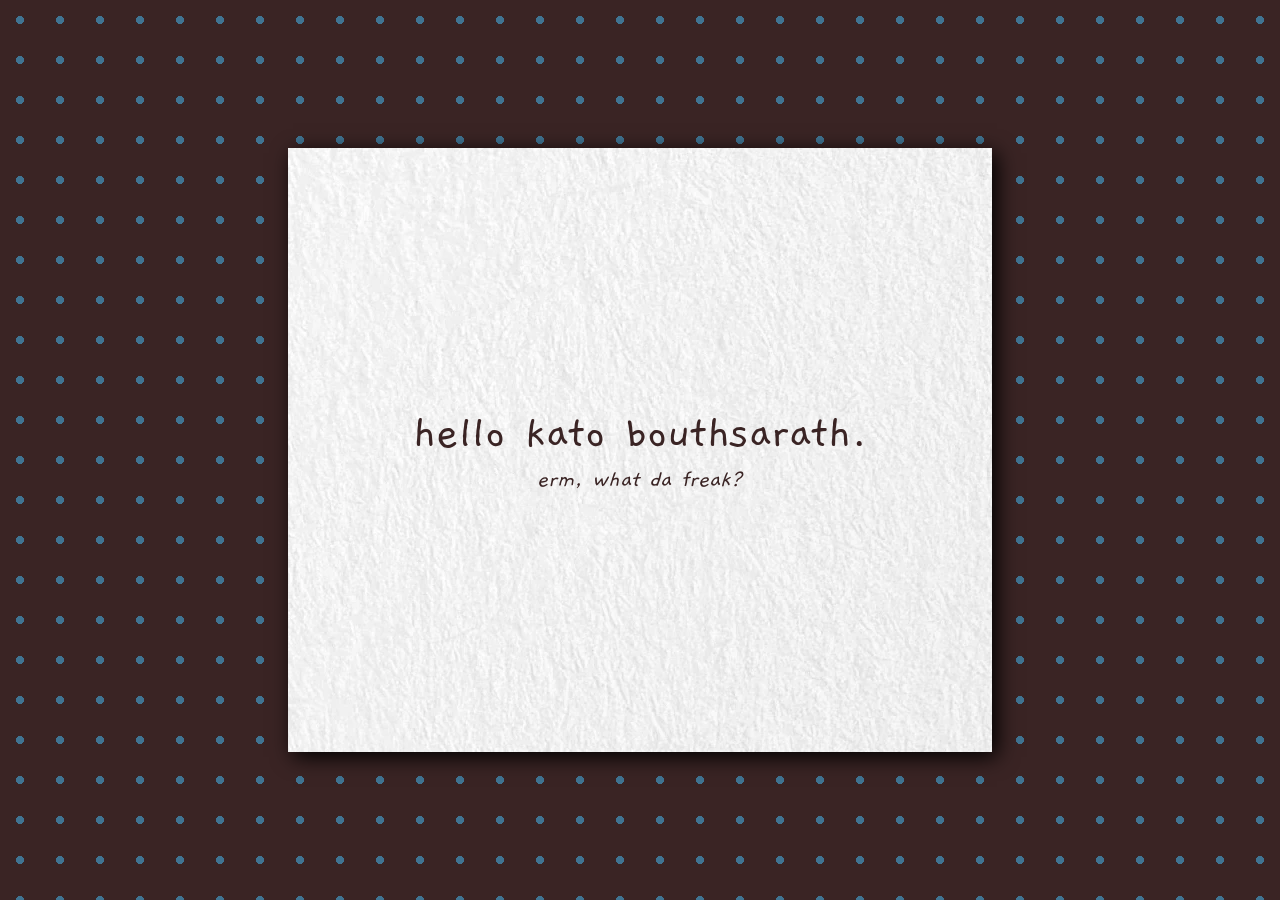
<file: index.html>
<html lang="en">

<head>
    <meta charset="UTF-8">
    <meta name="viewport" content="width=device-width, initial-scale=1.0">
    <link rel="preconnect" href="https://fonts.googleapis.com">
    <link rel="preconnect" href="https://fonts.gstatic.com" crossorigin>
    <link
        href="https://fonts.googleapis.com/css2?family=Gaegu&family=Inter:ital,opsz,wght@0,14..32,100..900;1,14..32,100..900&display=swap"
        rel="stylesheet">
    <link rel="stylesheet" href="styles/index.css">
    <title>kaka26</title>
</head>

<body>
    <div class="container">
        <h1 id="intro">hello kato bouthsarath.</h1>
        <button id="btn">erm, what da freak?</button>

        <!-- PINPAD -->
        <div class="pinpad" style="display: none;">
            <div class="pinpad-header">
                <input class="pinpad-input" readonly />
            </div>
            <div class="row">
                <button type="button" class="pinpad-btn" value="1">1</button>
                <button type="button" class="pinpad-btn" value="2">2</button>
                <button type="button" class="pinpad-btn" value="3">3</button>
            </div>
            <div class="row">
                <button type="button" class="pinpad-btn" value="4">4</button>
                <button type="button" class="pinpad-btn" value="5">5</button>
                <button type="button" class="pinpad-btn" value="6">6</button>
            </div>
            <div class="row">
                <button type="button" class="pinpad-btn" value="7">7</button>
                <button type="button" class="pinpad-btn" value="8">8</button>
                <button type="button" class="pinpad-btn" value="9">9</button>
            </div>
            <div class="row">
                <button type="button" class="pinpad-btn" value="0">0</button>
            </div>
            <div class="submit">
                <button id="submit-btn">LET ME IN!!!</button>
                <button id="give-up-btn">i give up</button>
            </div>
        </div>

    </div>
    <script src="src/index.js"></script>
</body>

</html>
</file>
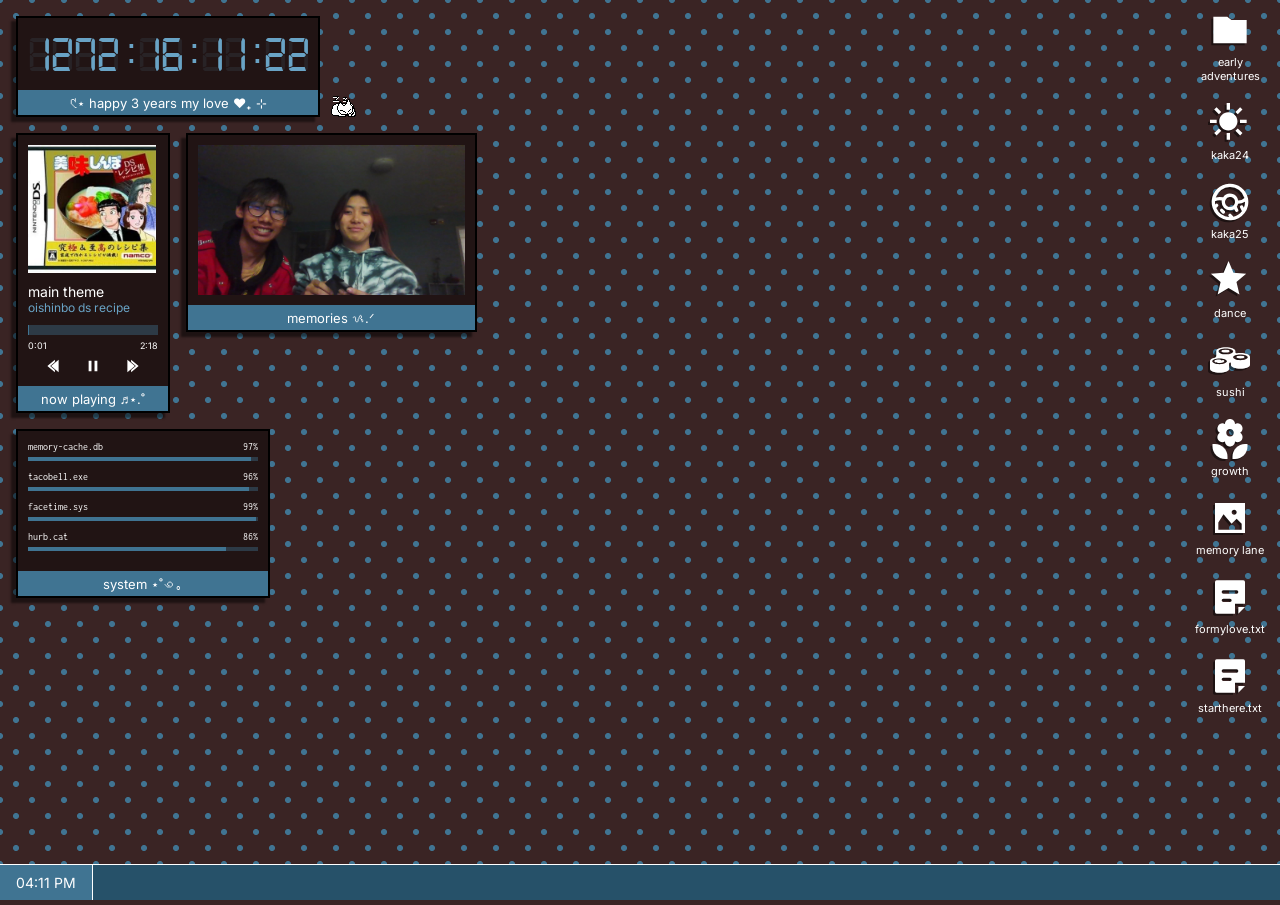
<file: desktop.html>
<html lang="en">
  <head>
    <meta charset="UTF-8" />
    <meta name="viewport" content="width=device-width, initial-scale=1.0" />
    <link rel="preconnect" href="https://fonts.googleapis.com" />
    <link rel="preconnect" href="https://fonts.gstatic.com" crossorigin />
    <link
      href="https://fonts.googleapis.com/css2?family=Inter:ital,opsz,wght@0,14..32,100..900;1,14..32,100..900&display=swap"
      rel="stylesheet"
    />
    <link rel="preconnect" href="https://fonts.googleapis.com" />
    <link rel="preconnect" href="https://fonts.gstatic.com" crossorigin />
    <link
      href="https://fonts.googleapis.com/css2?family=Inconsolata:wght@200..900&family=Inter:ital,opsz,wght@0,14..32,100..900;1,14..32,100..900&display=swap"
      rel="stylesheet"
    />
    <link rel="stylesheet" href="styles/desktop.css" />
    <title>kaka26</title>
    <script type="text/javascript" src="src/cursor-trail.js"></script>
  </head>
  <body>
    <!-- SVG ICONS -->
    <!-- note -->
    <svg xmlns="http://www.w3.org/2000/svg" style="display: none">
      <symbol id="note-icon" viewBox="0 0 24 24">
        <path
          d="M17,18h4l-4,4ZM21,3V16H15v6H4a1,1,0,0,1-1-1V3A1,1,0,0,1,4,2H20A1,1,0,0,1,21,3ZM13,14a1,1,0,0,0-1-1H8a1,1,0,0,0,0,2h4A1,1,0,0,0,13,14Zm4-5a1,1,0,0,0-1-1H8a1,1,0,0,0,0,2h8A1,1,0,0,0,17,9Z"
        />
      </symbol>
    </svg>

    <!-- folder -->
    <svg xmlns="http://www.w3.org/2000/svg" style="display: none">
      <symbol id="folder-icon" viewBox="0 0 512 512">
        <g transform="translate(42.666667, 85.333333)">
          <polygon
            points="426.666667 341.333333 3.55271368e-14 341.333333 3.55271368e-14 1.42108547e-14 178.083413 1.42108547e-14 232.041813 42.6666667 426.666667 42.6666667"
          ></polygon>
        </g>
      </symbol>
    </svg>

    <!-- sun -->
    <svg xmlns="http://www.w3.org/2000/svg" style="display: none">
      <symbol id="sun-icon" viewBox="0 0 512 512">
        <path
          d="M256,384 L256,469.333333 L213.333333,469.333333 L213.333333,384 L256,384 Z M355.346224,325.176335 L415.686003,385.516113 L385.516113,415.686003 L325.176335,355.346224 L355.346224,325.176335 Z M113.987109,325.176335 L144.156999,355.346224 L83.81722,415.686003 L53.6473307,385.516113 L113.987109,325.176335 Z M234.666667,118.01971 C299.089002,118.01971 351.313623,170.244331 351.313623,234.666667 C351.313623,299.089002 299.089002,351.314049 234.666667,351.314049 C203.711846,351.372867 174.007802,339.102338 152.119399,317.213934 C130.230995,295.325531 117.960466,265.621487 118.019285,234.666667 C118.019285,170.244331 170.244331,118.01971 234.666667,118.01971 Z M469.333333,213.333333 L469.333333,256 L384,256 L384,213.333333 L469.333333,213.333333 Z M85.3333333,213.333333 L85.3333333,256 L3.55271368e-15,256 L3.55271368e-15,213.333333 L85.3333333,213.333333 Z M83.81722,53.6473307 L144.156999,113.987109 L113.987109,144.156999 L53.6473307,83.81722 L83.81722,53.6473307 Z M385.516113,53.6473307 L415.686003,83.81722 L355.346224,144.156999 L325.176335,113.987109 L385.516113,53.6473307 Z M256,5.90116627e-13 L256,85.3333333 L213.333333,85.3333333 L213.333333,5.82278887e-13 L256,5.90116627e-13 Z"
        ></path>
      </symbol>
    </svg>

    <!-- donut -->
    <svg xmlns="http://www.w3.org/2000/svg" style="display: none">
      <symbol id="donut-icon" viewBox="0 0 24 24">
        <path
          d="M22.742,9.645l-.008-.021A11,11,0,0,0,1.056,10.9h0A11,11,0,1,0,22.746,9.67ZM12,3a9.009,9.009,0,0,1,8.653,6.553,5.748,5.748,0,0,1-3.743,1.56A4.988,4.988,0,0,0,7.878,9.179a9.144,9.144,0,0,0-4.438.052A9.014,9.014,0,0,1,12,3ZM9.292,10.733A2.993,2.993,0,0,1,15,12c0,.022-.006.042-.006.063l0,.019a2.995,2.995,0,1,1-5.7-1.349Zm11.032,4.679-.429-.859a1,1,0,0,0-1.79.894l1,2c.006.011.015.019.021.029a9,9,0,0,1-5.169,3.3c-.119-.519-.366-.529-1.25-1.486a1,1,0,0,0-1.414,1.414l.271.271a9.006,9.006,0,0,1-7.789-5.339l.932-.932a1,1,0,0,0-1.414-1.414l-.164.164a7.527,7.527,0,0,1-.107-1.893,5.822,5.822,0,0,1,4.069-.5A4.78,4.78,0,0,0,7,12a5.006,5.006,0,0,0,5,5,5.272,5.272,0,0,0,2.536-.692l.569,1.139a1,1,0,1,0,1.79-.894l-.831-1.661.008-.01a4.867,4.867,0,0,0,.794-1.76,7.836,7.836,0,0,0,4.126-1.289c0,.056.008.111.008.167A8.95,8.95,0,0,1,20.324,15.412ZM8.707,17.293a1,1,0,1,1-1.414,1.414l-1-1a1,1,0,0,1,1.414-1.414Z"
        />
      </symbol>
    </svg>

    <!-- star -->
    <svg xmlns="http://www.w3.org/2000/svg" style="display: none">
      <symbol id="star-icon" viewBox="0 0 512 512">
        <polygon
          id="Star"
          points="237.359929 344.171897 97.8432633 429.388145 135.775711 270.366642 11.6172218 164.011677 174.577429 150.947232 237.359929 3.90798505e-14 300.142429 150.947232 463.102636 164.011677 338.944147 270.366642 376.876595 429.388145"
        ></polygon>
      </symbol>
    </svg>

    <!-- sushi -->
    <svg xmlns="http://www.w3.org/2000/svg" style="display: none">
      <symbol id="sushi-icon" viewBox="0 0 48.302 48.302">
        <g>
          <path
            d="M36.751,15.748c-1.462,0-2.857,0.108-4.143,0.304c-1.088,0.166-1.947-0.329-1.947-1.207v-1.59
			c0-2.506-5.172-4.537-11.551-4.537S7.56,10.748,7.56,13.255v6.022c0,0.924-0.887,1.79-1.95,2.041C2.251,22.11,0,23.552,0,25.205
			v9.841c0,2.509,5.171,4.539,11.55,4.539s11.55-2.03,11.55-4.537v-6.023c0-0.924,0.477-1.74,1.057-1.852s1.043,0.485,1.043,1.363
			v1.59c0,2.506,5.172,4.537,11.55,4.537c6.379,0,11.552-2.031,11.552-4.537v-9.841C48.302,17.78,43.13,15.748,36.751,15.748z
			 M11.55,29.274c-4.896,0-8.866-1.56-8.866-3.483s3.969-3.483,8.866-3.483s8.866,1.559,8.866,3.483S16.446,29.274,11.55,29.274z
			 M19.111,17.325c-4.897,0-8.866-1.559-8.866-3.483c-0.001-1.924,3.969-3.483,8.866-3.483s8.867,1.559,8.867,3.483
			C27.977,15.766,24.008,17.325,19.111,17.325z M36.752,24.355c-4.896,0-8.866-1.559-8.866-3.483s3.969-3.483,8.866-3.483
			s8.867,1.559,8.867,3.483S41.649,24.355,36.752,24.355z"
          />
          <path
            d="M16.472,24.339c-0.688-0.281-1.502-0.083-1.91,0.436c-0.103,0.055-0.275,0.117-0.513,0.178
			c-0.041-0.125-0.103-0.246-0.184-0.361c-0.488-0.687-1.615-1.069-3.351-1.133c-0.957-0.038-4.183-0.044-5.011,1.378
			c-0.286,0.49-0.258,1.042,0.077,1.513c0.759,1.067,2.892,1.364,4.548,1.426c0.102,0.004,0.338,0.011,0.667,0.011
			c1.612,0,5.435-0.173,6.366-1.769C17.524,25.393,17.217,24.643,16.472,24.339z"
          />
          <ellipse cx="18.718" cy="13.538" rx="4.905" ry="1.651" />
          <ellipse cx="36.789" cy="20.677" rx="4.905" ry="1.651" />
        </g>
      </symbol>
    </svg>

    <!-- flower -->
    <svg xmlns="http://www.w3.org/2000/svg" style="display: none">
      <symbol id="flower-icon" viewBox="0 0 16 16">
        <path
          fill-rule="evenodd"
          clip-rule="evenodd"
          d="M8 0C6.89543 0 6 0.895431 6 2V2.0359L5.96891 2.01795C5.01233 1.46566 3.78915 1.79341 3.23686 2.75C2.68458 3.70659 3.01233 4.92977 3.96891 5.48205L4 5.5L3.96891 5.51795C3.01233 6.07023 2.68458 7.29342 3.23686 8.25C3.78915 9.20658 5.01233 9.53434 5.96891 8.98205L6 8.9641V9C6 10.1046 6.89543 11 8 11C9.10457 11 10 10.1046 10 9V8.9641L10.0311 8.98205C10.9877 9.53434 12.2109 9.20658 12.7631 8.25C13.3154 7.29342 12.9877 6.07023 12.0311 5.51795L12 5.5L12.0311 5.48205C12.9877 4.92977 13.3154 3.70659 12.7631 2.75C12.2109 1.79341 10.9877 1.46566 10.0311 2.01795L10 2.0359V2C10 0.895431 9.10457 0 8 0ZM7.99995 7C8.82838 7 9.49995 6.32843 9.49995 5.5C9.49995 4.67157 8.82838 4 7.99995 4C7.17152 4 6.49995 4.67157 6.49995 5.5C6.49995 6.32843 7.17152 7 7.99995 7Z"
        />
        <path
          d="M7 16H6C3.23858 16 1 13.7614 1 11V10H2C4.76142 10 7 12.2386 7 15V16Z"
        />
        <path
          d="M10 16H9V15C9 12.2386 11.2386 10 14 10H15V11C15 13.7614 12.7614 16 10 16Z"
        />
      </symbol>
    </svg>

    <!-- image -->
    <svg xmlns="http://www.w3.org/2000/svg" style="display: none">
      <symbol id="image-icon" viewBox="0 0 512 512">
        <g transform="translate(64.000000, 64.000000)">
          <path
            d="M384,1.42108547e-14 L384,384 L1.42108547e-14,384 L1.42108547e-14,1.42108547e-14 L384,1.42108547e-14 Z M109.226667,142.933333 L42.666,249.881 L42.666,341.333 L341.333,341.333 L341.333,264.746 L277.333333,200.746667 L211.84,266.24 L109.226667,142.933333 Z M245.333333,85.3333333 C227.660221,85.3333333 213.333333,99.6602213 213.333333,117.333333 C213.333333,135.006445 227.660221,149.333333 245.333333,149.333333 C263.006445,149.333333 277.333333,135.006445 277.333333,117.333333 C277.333333,99.6602213 263.006445,85.3333333 245.333333,85.3333333 Z"
          ></path>
        </g>
      </symbol>
    </svg>

    <!-- window close -->
    <svg xmlns="http://www.w3.org/2000/svg" style="display: none">
      <symbol id="win-close-icon" viewBox="0 0 512 512">
        <g transform="translate(91.581722, 91.581722)">
          <path
            d="M298.666667,4.26325641e-14 L328.836556,30.1698893 L194.587,164.418 L328.836556,298.666667 L298.666667,328.836556 L164.418,194.587 L30.1698893,328.836556 L9.9475983e-14,298.666667 L134.248,164.418 L7.10542736e-14,30.1698893 L30.1698893,4.26325641e-14 L164.418,134.248 L298.666667,4.26325641e-14 Z"
            transform="translate(164.418278, 164.418278) rotate(-360.000000) translate(-164.418278, -164.418278) "
          ></path>
        </g>
      </symbol>
    </svg>

    <!-- play -->
    <svg xmlns="http://www.w3.org/2000/svg" style="display: none">
      <symbol id="play-icon" viewBox="0 0 32 32">
        <path class="sharpcorners_een" d="M23,16L9,26V6L23,16z" />
      </symbol>
    </svg>

    <!-- pause -->
    <svg xmlns="http://www.w3.org/2000/svg" style="display: none">
      <symbol id="pause-icon" viewBox="0 0 32 32">
        <path d="M18.432 7.5h4.547v17h-4.547zM9.022 7.5h4.545v17H9.022z" />
      </symbol>
    </svg>

    <!-- skip -->
    <svg xmlns="http://www.w3.org/2000/svg" style="display: none">
      <symbol id="skip-icon" viewBox="0 0 32 32">
        <path
          d="M19,16L7,26V6L19,16z M13,6v3.698L20.562,16L13,22.302V26l12-10L13,6z"
        />
      </symbol>
    </svg>

    <!-- DESKTOP -->
    <div id="desktop">
      <!-- LOADING SCREEN -->
      <div id="loading-screen">
        <div id="loading-content">
          <div id="loading-text">LOADING...</div>
          <div id="loading-bar">
            <div id="loading-fill"></div>
          </div>
        </div>
      </div>

      <!-- WINDOWS -->
      <!-- start msg -->
      <div class="window" id="start" style="top: 95px; left: 660px">
        <div class="win-header">
          <span>start</span>
          <svg class="win-close">
            <use href="#win-close-icon"></use>
          </svg>
        </div>
        <div class="win-content">
          <div class="content-body letter">
            <div class="intro">
              ── .✦ welcome to <span>kaka26-os v3.0</span><br /><br />
              ── .✦ user: <span>bebi</span><br /><br />
              ── .✦ last login: <span>06.11.2026</span><br /><br />
              ── .✦ loading...<br /><br />
              ── .✦ restored!
            </div>

            <div class="letter-content">
              ── .✦ <span>happy 3 year anniversary my love!!!</span><br /><br />
              introducing the "nothing" i've been working on LOL!<br /><br />
              i hope you like this little place i made for the two of us :) just
              somewhere where we can reminisce and remember all the fun memories
              and adventures we have together. i worked super hard on it because
              i love you so much and i'm always willing to go the extra mile for
              you. i'm so grateful to have you by my side.<br /><br />
              click around and explore! i'm probably sitting right next to you
              lol so i can see your reactions hehehe. enjoy my love :)<br /><br />
              ♡ kae
            </div>

            <div class="letter-img">
              <img src="assets/images/start/start.jpg" />
              <span class="img-date">05.03.2026</span>
            </div>
          </div>
        </div>
      </div>

      <!-- early adventures -->
      <div class="window" id="early-adventures" style="top: 44px; left: 287px">
        <div class="win-header">
          <span>early adventures</span>
          <svg class="win-close">
            <use href="#win-close-icon"></use>
          </svg>
        </div>
        <div class="win-content">
          <div class="content-body carousels">
            <div class="section">
              ahhh, our first year together... hehe. the pre-dating denial, the
              honeymoon phase, the taco-bell-every-day phase... this year was
              def crazy!
            </div>
            <div class="section">
              <div class="sec-title">── .✦ pre-dating denial LOL</div>
              <div class="sec-carousel" data-section="denial"></div>
            </div>
            <div class="section">
              <div class="sec-title">── .✦ being goofy</div>
              <div class="sec-carousel" data-section="goofy"></div>
            </div>
            <div class="section">
              <div class="sec-title">── .✦ turning u into a gaymer</div>
              <div class="sec-carousel" data-section="gaymer"></div>
            </div>
            <div class="section">
              <div class="sec-title">── .✦ playing dress up</div>
              <div class="sec-carousel" data-section="dress-up"></div>
            </div>
            <div class="section">
              <div class="sec-title">── .✦ ur grad!!</div>
              <div class="sec-carousel" data-section="grad"></div>
            </div>
            <div class="section">
              <div class="sec-title">── .✦ us together :3</div>
              <div class="sec-carousel" data-section="together"></div>
            </div>
            <div class="section">
              <div class="sec-title">── .✦ the start of forever :3</div>
              the few weeks before we started dating and our first year as a
              couple was def interesting! the state of denial i went through
              before you confessed to me... LOL anyways. i cherish those days of
              our close friendship to the moment we realized we liked each
              other. and boom we became a couple! we went on to survive college
              (and nova) together and learned to be comfortable in each other's
              presence. it was hard and we were definitely childish and clingy
              to the MAX (actually that was probably just me), but that's the
              start of every relationship! i remember just being so in love with
              you, and overjoyed that i could love someone for REAL. every day
              was a dream, and i seriously miss being able to fall asleep and
              wake up next to you each morning. i'm proud of us for making it
              through this year and sticking together through thick and thin.
            </div>
          </div>
        </div>
      </div>

      <!-- kaka24 -->
      <div class="window" id="kaka24" style="top: 160px; left: 887px">
        <div class="win-header">
          <span>kaka24</span>
          <svg class="win-close">
            <use href="#win-close-icon"></use>
          </svg>
        </div>
        <div class="win-content">
          <div class="content-body gallery">
            <div class="intro">
              ── .✦ <span>kaka24-os v1.0</span><br /><br />
              ── .✦ date: <span>06.11.2024</span><br /><br />
              ── .✦ achievements:<br />
              ── .✦ survived stressful semesters<br />
              ── .✦ stopped being nervous around each other<br />
              ── .✦ learned each other's favorite things<br />
            </div>
            <div class="gal-header">gallery</div>
            <div class="gallery-imgs"></div>
            <div class="gal-header">thoughts</div>
            i just remember being really happy and proud that we made it to a
            year... we were simply figuring out how to exist together, and i
            think our first anniversary was our celebration of overcoming that
            hurdle of comfort and trust. we learned of each other's little
            habits and found ways to love each other even in the smallest
            moments. and even overcame the hardest part of that year, having to
            leave each other after college and becoming long distance... looking
            back, we look so young and carefree in these photos, uncertain of
            our future but so happy to find love in each other. we weren't
            perfect, but i'm glad we kept choosing each other every day.
          </div>
        </div>
      </div>

      <!-- kaka25 -->
      <div class="window" id="kaka25" style="top: 175px; left: 414px">
        <div class="win-header">
          <span>kaka25</span>
          <svg class="win-close">
            <use href="#win-close-icon"></use>
          </svg>
        </div>
        <div class="win-content">
          <div class="content-body gallery">
            <!-- same as kaka24 -->
            <div class="intro">
              ── .✦ <span>kaka25-os v2.0</span><br /><br />
              ── .✦ date: <span>06.11.2025</span><br /><br />
              ── .✦ achievements:<br />
              ── .✦ learned to communicate better<br />
              ── .✦ supported each other and became a team<br />
              ── .✦ became more ourselves :)<br />
            </div>
            <div class="gal-header">gallery</div>
            <div class="gallery-imgs"></div>
            <div class="gal-header">thoughts</div>
            our second year together! i was so happy to finally be able to visit
            your family and see the place you grew up in and meet the people you
            grew up with. i wanted and continue to want to learn more about you
            and your past. and i'm so proud of us of getting to two years, i
            believe that this year was when we really started to learn deeply
            about one another, navigating rough times and happy times together.
            we began to learn how to talk to each other (i know i still struggle
            with that sometimes) but we've had so many conversations about our
            feelings that got us to this point. honestly, being long distance is
            a blessing in disguise because we are forced to communicate and talk
            things out rather than just kiss and make up lol. i know we have
            much to learn, as we definitely have experienced in our third year,
            but i'm glad that we continue to improve our communication and
            strengthen our relationship.
          </div>
        </div>
      </div>

      <!-- dance -->
      <div class="window" id="dance" style="top: 42px; left: 778px">
        <div class="win-header">
          <span>dance</span>
          <svg class="win-close">
            <use href="#win-close-icon"></use>
          </svg>
        </div>
        <div class="win-content">
          <!-- short note about dancing together -->
          <!-- being supportive in nova -->
          <!-- wanting to be supportive for ang3lz -->
          <!-- some fav photos/clips of our time dancing together -->
          <div class="content-body carousels">
            <div class="section">nothing here :(</div>
          </div>
        </div>
      </div>

      <!-- food -->
      <div class="window" id="sushi" style="top: 115px; left: 141px">
        <div class="win-header">
          <span>sushi</span>
          <svg class="win-close">
            <use href="#win-close-icon"></use>
          </svg>
        </div>
        <div class="win-content">
          <div class="content-body gallery">
            we eat so much food together!!! just two big backs i guess
            <div class="gallery-imgs" id="sushi-gallery"></div>
          </div>
        </div>
      </div>

      <!-- growth -->
      <div class="window" id="growth" style="top: 154px; left: 472px">
        <div class="win-header">
          <span>growth</span>
          <svg class="win-close">
            <use href="#win-close-icon"></use>
          </svg>
        </div>
        <div class="win-content">
          <div class="content-body letter">
            <!-- <div class="intro">
              ── .✦ welcome to <span>kaka26-os v3.0</span><br /><br />
              ── .✦ user: <span>bebi</span><br /><br />
              ── .✦ last login: <span>06.11.2026</span><br /><br />
              ── .✦ loading...<br /><br />
              ── .✦ restored!
            </div> -->

            <div class="letter-content">
              ── .✦ i just wanted to include a little note on our growth
              specifically, both as a couple and as people.<br /><br />as i was
              looking back at all these old photos of us, i can't help but
              cringe at how young and dumb we looked LOL. i think about the
              kinds of people we were back then and how much we had to learn
              about being in a relationships, and being ourselves.<br /><br />
              we were impatient, stubborn, short-tempered, and honestly so bad
              at communicating what we were feeling, ESPECIALLY me. i'm still
              sorry for all the times i've been mad at you and i'm sorry in
              advance for when i inevitably get mad at you for stupid things in
              the future. it's so funny to think about how convinced i was that
              i knew everything about a healthy relationship when i was just
              trying to figure life out. and that goes for both of us.<br /><br />
              but that's my favorite part of loving you. we had the chance to
              grow up together. over the years, we've been learning how to slow
              down and listen to each other. learning that it's okay to be
              emotional in the moment, and that it takes time to process those
              emotions and collect our thoughts. learning how to communicate
              more honestly and more kindly, trying hard to think things through
              before saying something we'll regret. we definitely are nowhere
              near perfect, and we still continue to have these petty stubborn
              arguments, but i believe we are building healthier ways of working
              through our problems together.<br /><br />it makes me really happy
              to know that no matter how difficult things get, we always just
              want to understand each other. we always try to make up with each
              other. we always choose to talk things through because at the end
              of the day, loving you matters much more to me than winning an
              argument.<br /><br />i think we both changed so much as
              individuals as well. when i look at who i am now, i understand
              myself better. i've become more patient with my emotions and less
              afraid of the future. of course, with my job search and limited
              social life, i still get pretty sad, but i think i have started to
              think about those things more optimistically, and stopping myself
              before i spiral into despair. i'm still navigating life, but i
              know i'm a better person than i was a few years ago, and i could
              never have become this version of myself without having you by my
              side.<br /><br />and when i look at you, i see how much you've
              grown too. sometimes i wonder if you realize how much you've
              changed. i see you continue to dream big, even when life comes to
              bite you in the ass. i see how hard you work, how much effort you
              put into building a future for yourself, and how you keep going
              even when things don't happen as quickly as you'd like. i have
              watched you challenge yourself to become healthier and happier.
              you keep trying, you keep caring, and you keep showing up for the
              people you love, including me. you have always been on the of the
              biggest sources of comfort and stability in my life. you help me
              understand myself better, encourage me to chase the things i care
              about, and remind that i'm not alone.<br /><br />i hope you know
              that i see all the hardwork you put into becoming the person you
              want to be, and i'm so proud of you. i hope one day you can see
              yourself the way i see you.<br /><br />i had tried to explain this
              before to you but failed miserably lol. but i think i have a
              better grasp of what i was trying to say. people always that
              relationships are about finding the perfect person who completes
              you, who understands you completely. but i don't think that's who
              we are. i think we found in each other someone worth growing with.
              we're different in so many ways, and there have been many moments
              and arguments where those differences have made things difficult.
              but instead of letting that pull us apart, we spend our time
              learning how to meet each other halfway.<br /><br />i don't miss
              the people we used to be, but i'm grateful for them because they
              brought us here. i'm much happier with the people we've become.
              and again, we aren't perfect. we're still growing, and we'll never
              stop. i can't wait to look back at this today a few years from now
              and realize we learned even more, together.
            </div>

            <!-- <div class="letter-img">
              <img src="assets/images/start/start.jpg" />
              <span class="img-date">05.03.2026</span>
            </div> -->
          </div>
        </div>
      </div>

      <!-- memory lane -->
      <div class="window" id="mem-lane" style="top: 92px; left: 968px">
        <div class="win-header">
          <span>memory lane</span>
          <svg class="win-close">
            <use href="#win-close-icon"></use>
          </svg>
        </div>
        <div class="win-content">
          <div class="content-body carousels">
            <div class="section">
              went through and just found a bunch of my fav memories together,
              both older and recent! there are def loads and loads of photos i
              missed but this def would take me AGES to finish if i added every
              single photo lol
            </div>
            <div class="section">
              <div class="sec-title">── .✦ baby us!</div>
              <div class="sec-carousel" data-section="baby"></div>
            </div>
            <div class="section">
              <div class="sec-title">── .✦ we go to lots of concerts lol</div>
              <div class="sec-carousel" data-section="concerts"></div>
            </div>
            <div class="section">
              <div class="sec-title">── .✦ playing dress up forever hehe</div>
              <div class="sec-carousel" data-section="dress-up"></div>
            </div>
            <div class="section">
              <div class="sec-title">── .✦ bdays w each other!</div>
              <div class="sec-carousel" data-section="bdays"></div>
            </div>
            <div class="section">
              <div class="sec-title">── .✦ and vdays w each other! hehe</div>
              <div class="sec-carousel" data-section="vdays"></div>
            </div>
            <div class="section">
              <div class="sec-title">── .✦ virginia</div>
              <div class="sec-carousel" data-section="virginia"></div>
            </div>
            <div class="section">
              <div class="sec-title">── .✦ punta cana</div>
              <div class="sec-carousel" data-section="punta-cana"></div>
            </div>
            <div class="section">
              <div class="sec-title">
                ── .✦ us being hot or weird (mostly you tho LOL)
              </div>
              <div class="sec-carousel" data-section="solo"></div>
            </div>
            <div class="section">
              <div class="sec-title">── .✦ ewwwwww</div>
              <div class="sec-carousel" data-section="ewww"></div>
            </div>
            <div class="section">
              <div class="sec-title">
                ── .✦ other stuff i couldn't put into categories
              </div>
              <div class="sec-carousel" data-section="misc"></div>
            </div>
            <div class="section">
              <div class="sec-title">
                ── .✦ and stuff i couldn't find a date for
              </div>
              <div class="sec-carousel" data-section="no-date"></div>
            </div>
            <div class="section">
              <div class="sec-title">── .✦ so much time together</div>
              we really spend a lot of time together despite being long
              distance. i like to think that we always make the most of the
              times we plan to meet up, and that makes up for the long periods
              of time without each other. i can't wait to make more memories
              with you!
            </div>
          </div>
        </div>
      </div>

      <!-- final msg -->
      <div class="window" id="for-my-love" style="top: 101px; left: 554px">
        <div class="win-header">
          <span>for my love</span>
          <svg class="win-close">
            <use href="#win-close-icon"></use>
          </svg>
        </div>
        <div class="win-content">
          <div class="content-body letter">
            <div class="intro">
              ── .✦ welcome to <span>kaka26-os v3.0</span><br /><br />
              ── .✦ user: <span>bebi</span><br /><br />
              ── .✦ last login: <span>06.11.2026</span><br /><br />
              ── .✦ loading...<br /><br />
              ── .✦ restored!
            </div>

            <div class="letter-content">
              ── .✦ <span>happy 3 years again bebi :3</span><br /><br />
              if u made it this far, CONGRATULATIONS. u get a smooch and a slap
              on the ass from ur favorite person. i hope u like this because i
              sold my toes and left eye just to finish it. there's so much i
              wanted to do but didn't get to, i wanted to add little minigames
              about us, a whole dance window (as u saw), and i gave up on
              captioning some of the photos lol. damn bro getting all these
              photos uploaded ACTUALLY TOOK ME SO LONG OMFG<br /><br />anyway, i
              just wanted to make something that we could look back on years
              from now. and who knows, maybe i'll keep updating this page every
              year!!! hehe :p<br /><br />i keep saying it again and again, i
              love you and i love life with you. i love our endless facetimes,
              playing minecraft, roblox, arguing about tacobell, yapping about
              whatever, being gay for whoever smh, the random roleplaying,
              watching movies, watching anime, watching youtube, doomscrolling,
              just literally every single that we do together. i love all of
              it.<br /><br />i can't help but dream about our future. our own
              little place, my gamer room, our giant ass popmart collection,
              arguing over furniture, being terrible plant parents, and taking
              care of our cat HURB. btw hurb likes me more than you. i know
              right now, life isn't exactly what we hoped it would be. there are
              lots of difficult and overwhelming days. but i have never been
              uncertain about you and the time we spend together.<br /><br />thank
              you for all the memories. thank you for making me laugh, thank you
              for growing with me, thank you for loving me, and thank you for
              making me the happiest girl in the world. there's no one else i'd
              rather be with.<br /><br />i love you, forever and always.<br /><br />happy
              3 years bebi! mwa mwa<br /><br />love, kae ♡
            </div>

            <!-- <div class="letter-img">
              <img src="assets/images/start/start.jpg" />
              <span class="img-date">05.03.2026</span>
            </div> -->
          </div>
        </div>
      </div>

      <!-- ICONS -->
      <div id="icons">
        <div class="desktop-icon" data-window="early-adventures">
          <svg>
            <use href="#folder-icon"></use>
          </svg>
          <span>early adventures</span>
        </div>

        <div class="desktop-icon" data-window="kaka24">
          <svg>
            <use href="#sun-icon"></use>
          </svg>
          <span>kaka24</span>
        </div>

        <div class="desktop-icon" data-window="kaka25">
          <svg>
            <use href="#donut-icon"></use>
          </svg>
          <span>kaka25</span>
        </div>

        <div class="desktop-icon" data-window="dance">
          <svg>
            <use href="#star-icon"></use>
          </svg>
          <span>dance</span>
        </div>

        <div class="desktop-icon" data-window="sushi">
          <svg>
            <use href="#sushi-icon"></use>
          </svg>
          <span>sushi</span>
        </div>

        <div class="desktop-icon" data-window="growth">
          <svg>
            <use href="#flower-icon"></use>
          </svg>
          <span>growth</span>
        </div>

        <div class="desktop-icon" data-window="mem-lane">
          <svg>
            <use href="#image-icon"></use>
          </svg>
          <span>memory lane</span>
        </div>

        <div class="desktop-icon" data-window="for-my-love">
          <svg>
            <use href="#note-icon"></use>
          </svg>
          <span>formylove.txt</span>
        </div>

        <div class="desktop-icon" data-window="start">
          <svg>
            <use href="#note-icon"></use>
          </svg>
          <span>starthere.txt</span>
        </div>
      </div>

      <!-- TASKBAR -->
      <div id="taskbar">
        <div id="clock"></div>
        <div id="tabs">
          <div class="tab" id="start-tab">starthere.txt</div>
          <div class="tab" id="early-adventures-tab">early adventures</div>
          <div class="tab" id="kaka24-tab">kaka24</div>
          <div class="tab" id="kaka25-tab">kaka25</div>
          <div class="tab" id="dance-tab">dance</div>
          <div class="tab" id="sushi-tab">sushi</div>
          <div class="tab" id="growth-tab">growth</div>
          <div class="tab" id="mem-lane-tab">memory lane</div>
          <div class="tab" id="for-my-love-tab">formylove.txt</div>
        </div>
      </div>

      <!-- WIDGETS -->
      <div id="widgets">
        <div class="widget-row">
          <!-- relationship timer -->
          <div class="widget" id="timer">
            <div class="widget-body">
              <div id="relationship-timer">
                <div class="time days">
                  <div class="peepee">8888</div>
                  <div class="real" id="widget-days"></div>
                </div>
                <div class="colon">:</div>
                <div class="time hours">
                  <div class="peepee">88</div>
                  <div class="real" id="widget-hours"></div>
                </div>
                <div class="colon">:</div>
                <div class="time mins">
                  <div class="peepee">88</div>
                  <div class="real" id="widget-mins"></div>
                </div>
                <div class="colon">:</div>
                <div class="time secs">
                  <div class="peepee">88</div>
                  <div class="real" id="widget-secs"></div>
                </div>
              </div>
            </div>
            <div class="widget-header">𑣲⋆ happy 3 years my love ❤︎₊ ⊹</div>
          </div>
          <div id="oneko-bed"></div>
        </div>

        <div class="widget-row">
          <!-- music player -->
          <div class="widget" id="music-player">
            <div class="widget-body">
              <div id="song-cover"><img id="song-cover-img" /></div>
              <div id="song-info">
                <div id="song-title">song title</div>
                <div id="song-artist">song artist</div>
              </div>

              <audio id="audio-player"></audio>

              <div id="progress-bar">
                <div id="bar-box">
                  <div id="current-bar"></div>
                </div>
                <div id="time-info">
                  <p id="current-time">0:00</p>
                  <p id="full-time">3:00</p>
                </div>
              </div>

              <div class="controls">
                <svg id="prev-btn" class="control-icon">
                  <use href="#skip-icon"></use>
                </svg>

                <svg id="play-pause-btn" class="control-icon">
                  <use href="#play-icon"></use>
                </svg>

                <svg id="next-btn" class="control-icon">
                  <use href="#skip-icon"></use>
                </svg>
              </div>
            </div>
            <div class="widget-header">now playing ♬⋆.˚</div>
          </div>
          <!-- photo slideshow -->
          <div class="widget" id="memory-slideshow">
            <div class="widget-body">
              <img src="" id="mem-photo" />
            </div>
            <div class="widget-header">memories ᝰ.ᐟ</div>
          </div>
        </div>

        <div class="widget-row">
          <!-- stats -->
          <div class="widget" id="stats">
            <div class="widget-body">
              <div class="stat">
                <span class="stat-info">
                  memory-cache.db
                  <span id="love-text">100%</span>
                </span>
                <div class="stat-bar">
                  <div class="stat-fill" id="love-fill"></div>
                </div>
              </div>

              <div class="stat">
                <span class="stat-info">
                  tacobell.exe
                  <span id="happy-text">100%</span>
                </span>
                <div class="stat-bar">
                  <div class="stat-fill" id="happy-fill"></div>
                </div>
              </div>

              <div class="stat">
                <span class="stat-info">
                  facetime.sys
                  <span id="bebi-text">100%</span>
                </span>
                <div class="stat-bar">
                  <div class="stat-fill" id="bebi-fill"></div>
                </div>
              </div>

              <div class="stat">
                <span class="stat-info">
                  hurb.cat
                  <span id="future-text">100%</span>
                </span>
                <div class="stat-bar">
                  <div class="stat-fill" id="future-fill"></div>
                </div>
              </div>
            </div>
            <div class="widget-header">system ⋆˚꩜｡</div>
          </div>
        </div>
      </div>
    </div>

    <script src="src/desktop.js"></script>
    <script src="src/gallery.js"></script>
    <script src="src/carousel.js"></script>
    <script src="src/oneko.js"></script>
    <script src="src/widgets.js"></script>
  </body>
</html>
</file>
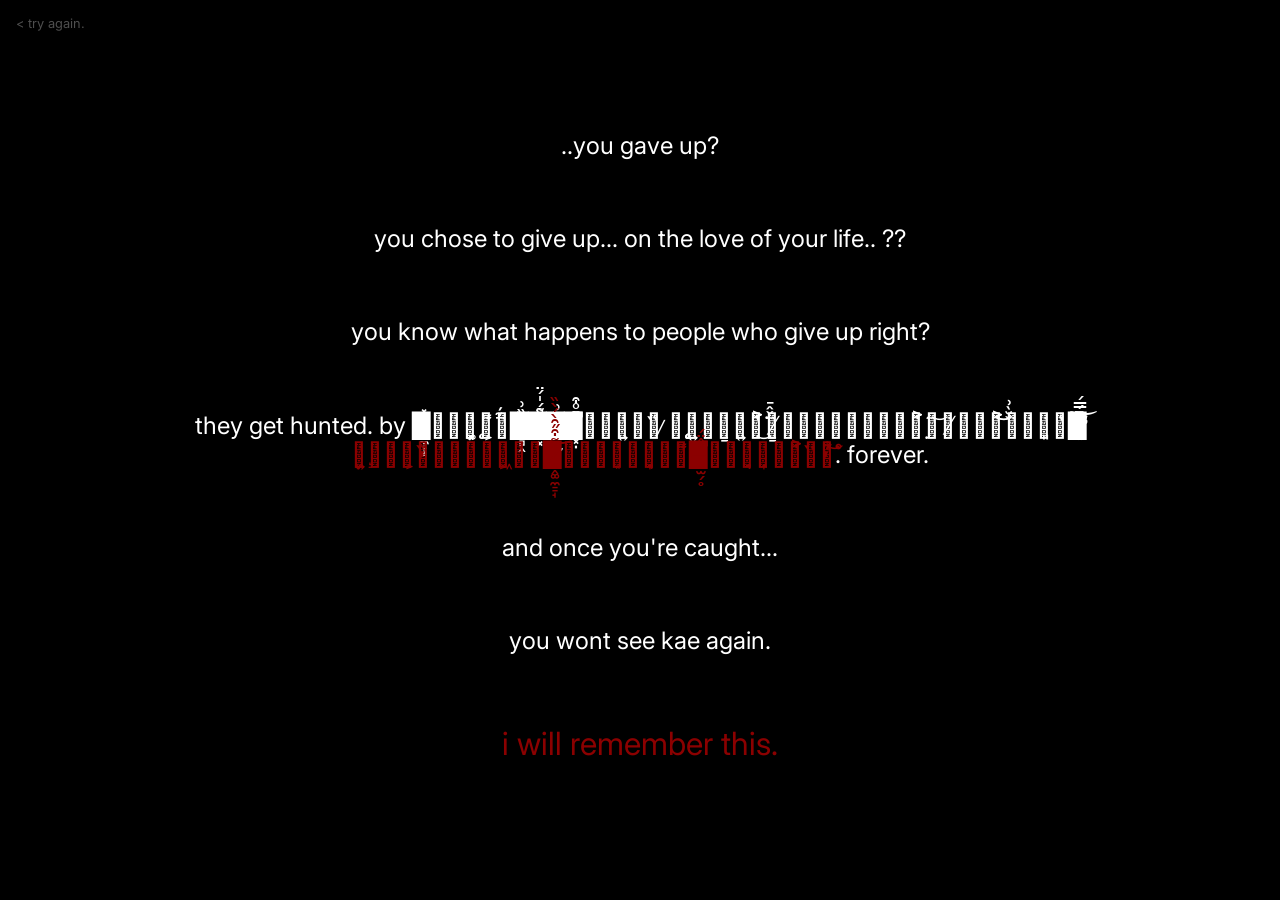
<file: giveup.html>
<html lang="en">

<head>
    <meta charset="UTF-8">
    <meta name="viewport" content="width=device-width, initial-scale=1.0">
    <link rel="preconnect" href="https://fonts.googleapis.com">
    <link rel="preconnect" href="https://fonts.gstatic.com" crossorigin>
    <link
        href="https://fonts.googleapis.com/css2?family=Gaegu&family=Inter:ital,opsz,wght@0,14..32,100..900;1,14..32,100..900&display=swap"
        rel="stylesheet">
    <link rel="stylesheet" href="styles/giveup.css">
    <title>..u gave up?</title>
</head>

<header>
    <a id="back-link" href="index.html">< try again.</a>
</header>

<body>
    <div class="container">
        <h1>..you gave up?</h1>
        <h1>you chose to give up... on the love of your life.. ??</h1>
        <h1>you know what happens to people who give up right?</h1>
        <h1>they get hunted. by █̸̨̼̙̩̍̽█̵̢̨͚͉̦̟͕͌̄̃́̑̏█̸͈̻̭̀̏͗̓͝█̸͎͓͗̃́̍́̈̓̇̊̕█̸̛͍̬̫͉̈̆͗̔̇̕͝█̵̠͓̣̌͆̊͒̚█̶̝͍̰̀̐͛ ̷̢̨̨̭͍̺̞͇̥͍̍̃̌̂̄͛͐͘͜█̸͇̭̩̟̺̺̠̟̭̭̣͐̃̚͝█̸̪̳̋̌̆͐̀͗͝͝█̴̡͈̔̀̉̊͑̈́͛̕̕█̸̛͓́͆́̿́̕͝ <span style="color:darkred">̵̧̦͍̮̩̜͕̏̓̋̾̚█̵̞͖̞̐█̷̨̭͚̼͇̘̋͌̇̑̋̑̀́̀̏͝█̵̰̘͙̤̞͎͉̿̑͌̏̕█̶̬̫̗̥̽̂̈́̚█̶̢͉̩͎̭̳͐̀̐͑̓̐̊͋͘͝</span>. forever.</h1>
        <h1>and once you're caught...</h1>
        <h1>you wont see kae again.</h1>
        <h1 style="color: darkred; font-size: 2rem">i will remember this.</h1>
    </div>
</body>

</html>
</file>
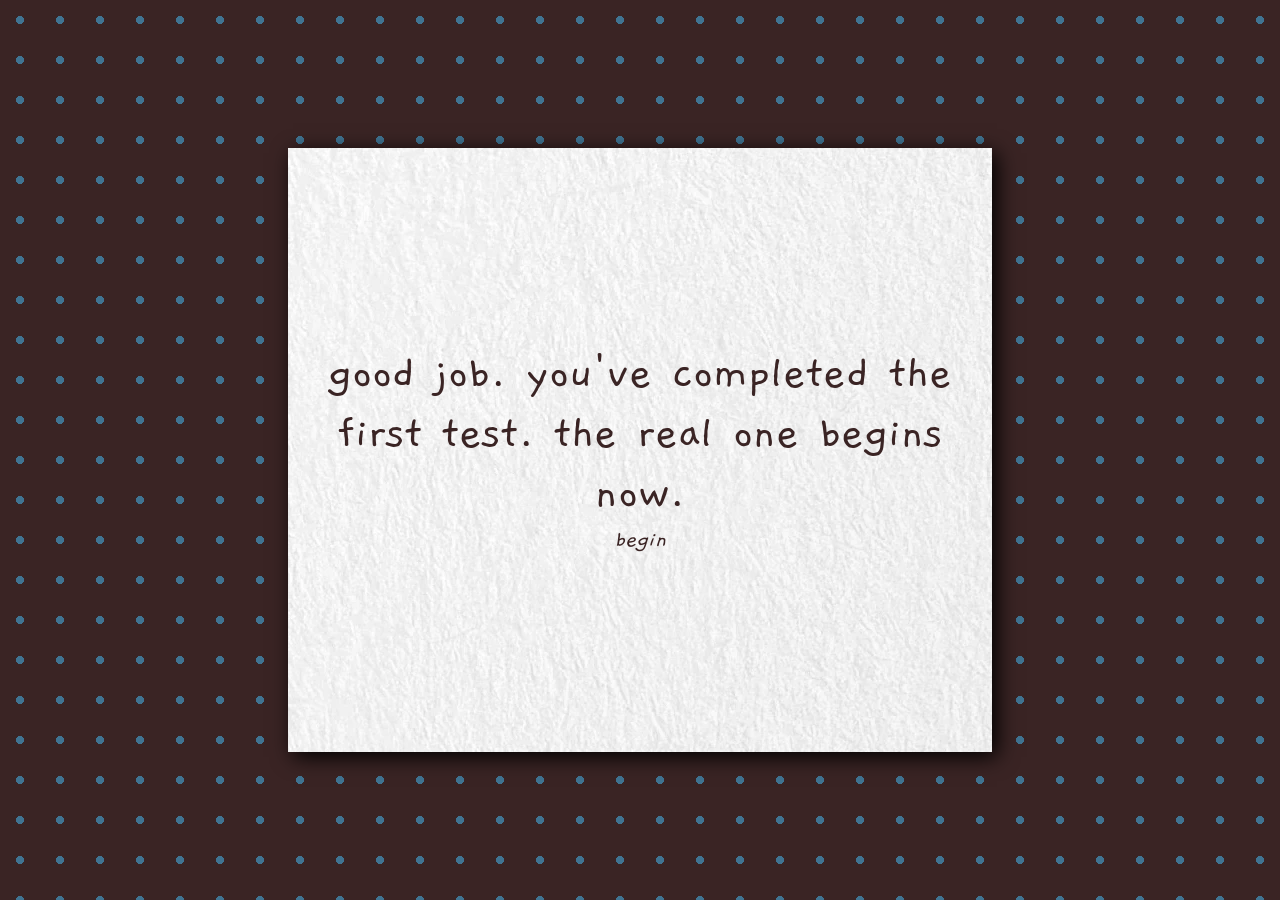
<file: quiz.html>
<html lang="en">
<head>
    <meta charset="UTF-8">
    <meta name="viewport" content="width=device-width, initial-scale=1.0">
    <link rel="preconnect" href="https://fonts.googleapis.com">
    <link rel="preconnect" href="https://fonts.gstatic.com" crossorigin>
    <link
        href="https://fonts.googleapis.com/css2?family=Gaegu&family=Inter:ital,opsz,wght@0,14..32,100..900;1,14..32,100..900&display=swap"
        rel="stylesheet">
    <link rel="stylesheet" href="styles/index.css">
    <title>kaka26</title>
</head>
<body>
    <div class="container">
        <h1 id="start-msg">good job. you've completed the first test. the real one begins now.</h1>
        <button id="start-quiz-btn">begin</button>
        <div class="quiz" style="display: none;">
            <div class="question">
                this is a question.
            </div>
            <div class="options">
                <button class="option">option 1</button>
                <button class="option">option 2</button>
                <button class="option">option 3</button>
                <button class="option">option 4</button>
            </div>
        </div>
        <div class="wrong" style="display: none;">
                <h1>no.</h1>
                <p>do u even know me?</p>
                <img src="assets/images/wrong.jpg" alt="donkey" class="wrong-img">
                <button id="try-again-btn">try again</button>
        </div>
        <div class="gift" style="display: none;">
            <h1>GOOD JOB BOYFRIEND!</h1>
            <p>would you like to see ur gift? :)</p>
            <a id="gift-btn" href="desktop.html">yes pls ♡</a>
        </div>
    </div>
    <script src="src/quiz.js"></script>
</body>
</html>
</file>
<file: styles/index.css>
html {
    background-size: 40px 40px;
    background-image: radial-gradient(circle, #407492 4px, rgba(0, 0, 0, 0) 1px);
    background-color: #3a2424;
}

:root {
  font-family: "Gaegu", sans-serif;
  --text-color: #3a2424;
  --accent-color: #407492;

  --bg-color: #3a2424;
}

body {
    margin: 0;
    display: flex;
    align-items: center;
    justify-content: center;
}

/* INTRO */
.container {
  display: flex;
  flex-direction: column;
  height: 60vh;
  width: 50vw;
  align-items: center;
  justify-content: center;
  padding: 2rem;
  background: url(../assets/images/231-subtle-white-paper.webp) repeat;
  box-shadow: black 5px 5px 20px 0px;
}

h1 {
  font-weight: 500;
  font-size: 3rem;
  color: var(--text-color);
  margin: 0;
  text-align: center;
}

button {
  border: none;
  background: none;
  font-size: 1.5rem;
  font-style: italic;
  font-family: "Gaegu", sans-serif;
  color: var(--text-color);
  cursor: pointer;
}

button:hover {
  text-decoration: underline;
  color: var(--accent-color);
}

/* PINPAD */
.pinpad {
  display: flex;
  flex-direction: column;
  align-items: center;
  border: 2px solid var(--text-color);
  padding: 1rem;
  margin-top: 1rem;
}

.pinpad-header {
  display: flex;
  justify-content: center;
  margin: 1rem;
  height: 2rem;
}

.pinpad-input {
  font-family: "Gaegu", sans-serif;
  width: 7rem;
  cursor: default;
  background: transparent;
  border: 2px solid var(--text-color);
  color: var(--text-color);
  text-align: center;
  font-size: 1.5rem;
}

.pinpad-input:focus {
  outline: none;
}

.row {
  display: flex;
  gap: 3rem;
}

.pinpad-btn {
  font-size: 2rem;
  font-style: normal;
}

.pinpad-btn:hover {
  text-decoration: underline;
}

.submit {
  display: flex;
  justify-content: center;
  gap: 5rem;
}

/* QUIZ STYLING */
.quiz {
  display: flex;
  flex-direction: column;
  align-items: center;
  gap: 2rem;
  margin: 2rem;
}

.question {
  font-size: 2rem;
  color: var(--text-color);
  text-align: center;
}

.options {
  display: grid;
  grid-template-columns: repeat(2, 1fr);
  gap: 2rem;
}

.wrong {
  display: flex;
  flex-direction: column;
  align-items: center;
}

.wrong h1 {
  font-size: 3rem;
}

.wrong p {
  font-size: 1.5rem;
  margin: 0 0 1rem 0;
}

.wrong-img {
  width: 250px;
  height: auto;
  margin-bottom: 1rem;
}

.gift {
  flex-direction: column;
  align-items: center;
}

.gift p {
  font-size: 1.75rem;
  text-align: center;
}

#gift-btn {
  font-size: 1.5rem;
  color: var(--text-color);
  text-decoration: none;
  cursor: pointer;
  font-style: italic;
}

#gift-btn:hover {
  text-decoration: underline;
  color: var(--accent-color);
}
</file>
<file: styles/desktop.css>
:root {
  --text-color: #3a2424;
  --accent-color: #407492;

  --bg-color: #3a2424;

  background-image:
    radial-gradient(rgb(64, 116, 146) 11.2%, transparent 15.6%),
    radial-gradient(rgb(64, 116, 146) 11.2%, transparent 15.6%);
  background-position:
    0px 0px,
    16px 16px;
  background-size: 32px 32px;
  background-color: rgb(58, 36, 36);
}

body {
  margin: 0;
  overflow: hidden;
  font-family: "Inter", sans-serif;
}

@font-face {
  font-family: "digital-7 mono";
  src: url("../assets/fonts/digital-7-mono.ttf") format("truetype");
  font-weight: normal;
  font-style: normal;
}

/* DESKTOP */
#desktop {
  width: 100vw;
  height: 100vh;

  position: relative;
}

/* LOADING SCREEN */
#loading-screen {
  position: fixed;
  inset: 0;
  z-index: 9999;

  display: flex;
  justify-content: center;
  align-items: center;
  flex-direction: column;

  background-color: #211414;

  opacity: 1;
  transition: opacity 1s ease;
}

#loading-screen.fade-out {
  opacity: 0;
  pointer-events: none;
}

#loading-content {
  display: flex;
  flex-direction: column;
  gap: 12px;
  align-items: center;
}

#loading-bar {
  width: 540px;
  height: 12px;

  border: 2px solid var(--accent-color);
  border-radius: 999px;

  overflow: hidden;
}

#loading-fill {
  width: 0%;
  height: 100%;

  border-radius: 999px;
  background-color: var(--accent-color);

  transition: width 0.2s linear;
}

#loading-text {
  font-family: "Inconsolata", monospace;
  color: white;
}

/* ICONS */
#icons {
  position: absolute;
  right: 0px;
  height: 100%;
  width: fit-content;
  display: flex;
  flex-direction: column;
  flex-wrap: wrap-reverse;
}

.desktop-icon {
  width: 80px;
  text-align: center;
  color: white;
  cursor: pointer;

  padding: 10px;
}

.desktop-icon svg {
  width: 40px;
  height: 40px;
  fill: white;
  filter: drop-shadow(-2px 2px 0 rgba(0, 0, 0, 0.5));
}

.desktop-icon span {
  display: block;
  font-size: 11px;
  margin-top: 5px;
}

.desktop-icon:hover {
  background-color: var(--accent-color);
}

/* WINDOW */
.resize-handle {
  position: absolute;
  z-index: 100;
}
.resize-n  { top: 0;    left: 8px;  right: 8px; height: 4px; cursor: n-resize;  }
.resize-s  { bottom: 0; left: 8px;  right: 8px; height: 4px; cursor: s-resize;  }
.resize-e  { right: 0;  top: 8px; bottom: 8px;  width: 4px;  cursor: e-resize;  }
.resize-w  { left: 0;   top: 8px; bottom: 8px;  width: 4px;  cursor: w-resize;  }
.resize-ne { top: 0;    right: 0;  width: 8px; height: 8px;  cursor: ne-resize; }
.resize-nw { top: 0;    left: 0;   width: 8px; height: 8px;  cursor: nw-resize; }
.resize-se { bottom: 0; right: 0;  width: 8px; height: 8px;  cursor: se-resize; }
.resize-sw { bottom: 0; left: 0;   width: 8px; height: 8px;  cursor: sw-resize; }

.window {
  position: absolute;
  top: 50px;
  left: 50px;
  min-width: 200px;

  opacity: 0;
  transform: scale(0.98);
  pointer-events: none;
  transition:
    opacity 0.2s ease,
    transform 0.2s ease;

  filter: brightness(0.75);

  border: 2px solid black;
  box-shadow: -5px 5px 2px rgba(0, 0, 0, 0.5);
}

.window.active {
  opacity: 1;
  transform: scale(1);
  pointer-events: auto;
}

.window.focused {
  filter: brightness(1);
}

.win-header {
  height: 30px;
  background-color: #407492;
  color: white;
  font-size: 14px;
  display: flex;
  align-items: center;
  justify-content: space-between;
  padding: 0 10px;
  cursor: move;
}

.win-close {
  display: flex;
  align-items: center;
  justify-content: center;
  cursor: pointer;
  fill: white;
  width: 20px;
  height: 20px;
}

.win-close:hover {
  background-color: rgb(150, 59, 59);
}

.win-content {
  border-bottom: 5px solid #407492;
  border-left: 5px solid #407492;
  border-right: 5px solid #407492;
}

.content-body {
  display: flex;
  flex-direction: column;
  background-color: #211414;
  color: white;
  padding: 10px;
  gap: 5px;
  font-size: 12px;
  max-height: 400px;
  border: 1px solid black;

  overflow: scroll;
  overflow-x: hidden;
}

.content-body::-webkit-scrollbar {
  width: 8px;
}

.content-body::-webkit-scrollbar-track {
  background: #211414;
  -webkit-border-radius: 10px;
  border-radius: 10px;
  border: 1px solid #211414;
}

.content-body::-webkit-scrollbar-thumb {
  background: #62a2c7;
  border: 1px solid #211414;
}

.win-content img {
  width: 400px;
}

/* TASKBAR */
#taskbar {
  position: absolute;
  bottom: 0;
  left: 0;
  width: 100%;
  height: 35px;
  background-color: #265169;
  display: flex;
  flex-wrap: wrap;
  border-top: 1px solid white;
}

#clock {
  color: white;
  font-size: 14px;
  text-align: center;
  border-right: 1px solid white;
  padding: 0 1rem;
  height: 100%;
  width: fit-content;
  display: flex;
  align-items: center;
  background-color: var(--accent-color);
}

#tabs {
  display: flex;
  flex-direction: row;
  height: 100%;
}

.tab {
  color: white;
  font-size: 14px;
  padding: 1rem;
  display: none;
  background-color: #2d5b73;
  border-right: 1px solid white;
  cursor: pointer;
}

.tab.active {
  display: flex;
  align-items: center;
}

.tab.focused {
  background-color: var(--accent-color);
}

.taskbar-tab {
  background-color: transparent;
  border: none;
  color: white;
  font-size: 14px;
  cursor: pointer;
}

/* WIDGETS */
#widgets {
  display: flex;
  flex-direction: column;
  position: absolute;
  top: 0px;
  left: 0px;
  margin: 1rem;
  gap: 1rem;
  width: fit-content;
}

.widget-row {
  display: flex;
  flex-direction: row;
  gap: 1rem;
}

.widget {
  color: white;
  background-color: #211414;
  border: 2px solid black;
  box-shadow: -5px 5px 2px rgba(0, 0, 0, 0.5);
  height: fit-content;
}

.widget-header {
  font-size: 13px;
  height: 25px;
  background-color: var(--accent-color);
  color: white;
  display: flex;
  align-items: center;
  justify-content: center;
}

.widget-body {
  font-size: 12px;
  padding: 10px;
}

/* timer */
#timer {
  width: 300px;
}

#relationship-timer {
  font-family: "digital-7 mono", monospace;
  text-align: center;
  font-size: 50px;

  display: flex;
  flex-direction: row;
  align-items: center;
  justify-content: center;
  color: #69a3c5;
}

.peepee {
  opacity: 0.1;
}

.hours,
.mins,
.secs {
  display: flex;
  flex-direction: row;
  text-align: right;
  height: 50px;
  width: 45px;
}

.days {
  display: flex;
  flex-direction: row;
  width: fit-content;
  height: 50px;
}

.real {
  position: absolute;
}

.colon {
  width: 18px;
}

/* music player */
#music-player {
  width: 150px;
}

#song-cover img {
  width: 128px;
  height: 128px;
  object-fit: cover;
}

#song-info {
  width: 100%;
  padding-top: 10px;
}

#song-title {
  font-size: 14px;
}

#song-artist {
  font-size: 12px;
  color: #69a3c5;
}

#progress-bar {
  display: flex;
  flex-direction: column;
  justify-content: center;
  align-items: center;

  width: 100%;
  padding-top: 10px;
}

#bar-box {
  position: relative;
  width: 100%;
  height: 10px;
  background-color: #40749266;
}

#current-bar {
  position: absolute;
  left: 0;
  top: 0;

  background-color: var(--accent-color);
  height: 100%;
  width: 0%;

  transition: width 0.1s linear;
}

#time-info {
  display: flex;
  flex-direction: row;
  justify-content: space-between;
  width: 100%;
  font-size: 9px;
}

#time-info p {
  padding-top: 5px;
  padding-bottom: 5px;
  margin: 0;
}

.controls {
  display: flex;
  flex-direction: row;
  gap: 20px;
  align-items: center;
  justify-content: center;
}

.control-icon {
  width: 20px;
  height: 20px;
  fill: white;
  cursor: pointer;
  transition: 0.15s;
}

.control-icon:hover {
  fill: var(--accent-color);
}

#prev-btn {
  transform: rotate(180deg);
}

#play-btn {
  width: 15px;
  height: 15px;
}

/* SYSTEM STATS */
#stats {
  width: 250px;
  height: fit-content;
}

.stat {
  font-family: "Inconsolata", monospace;
  margin-bottom: 10px;
}

.stat-info {
  display: flex;
  flex-direction: row;
  justify-content: space-between;
  font-size: 10px;
  font-size: 10px;
  margin-bottom: 5px;
}

.stat-bar {
  height: 4px;
  background-color: #40749266;
}

.stat-fill {
  height: 100%;
  background-color: var(--accent-color);
  width: 50%;
  transition: width 1.5s ease;
}

/* PHOTO SLIDESHOW */
#mem-photo {
  height: 150px;

  transition:
    opacity 0.5s ease,
    transform 0.5s ease;
}

#mem-caption {
  font-size: 10px;
  margin-top: 5px;
  text-align: center;
}

/* INDIVIDUAL WINDOWS */
/* letter-style window */
/* includes starthere.txt, growth, formylove.txt */
.letter {
  width: 300px;
}

.letter-content span {
  font-size: 13px;
  font-weight: bold;
  font-style: italic;
  color: #69a3c5;
}

.letter-img img {
  width: 100%;
  margin-top: 5px;
  margin-bottom: 5px;
}

/* carousel windows */
/* includes early adventures, dance, memory lane */
.carousels {
  width: 500px;
}

.sec-title {
  border-bottom: 1px solid #69a3c5;
  margin-top: 5px;
  margin-bottom: 10px;
  padding-bottom: 3px;
  font-family: "Inconsolata", monospace;
  font-size: 14px;
  font-weight: bold;
  color: #69a3c5;
}

.sec-carousel {
  display: flex;
  flex-direction: row;
  overflow: scroll;
  gap: 10px;
  overflow-y: hidden;
  padding-bottom: 10px;
}

.sec-carousel::-webkit-scrollbar {
  height: 8px;
}

.sec-carousel::-webkit-scrollbar-track {
  background: #211414;
  -webkit-border-radius: 10px;
  border-radius: 10px;
  border: 1px solid #211414;
}

.sec-carousel::-webkit-scrollbar-thumb {
  background: #62a2c7;
  border: 1px solid #211414;
}

.carousel-img img {
  height: 150px;
  width: auto;
  padding-bottom: 5px;
}

/* gallery windows */
/* includes kaka24, kaka25, sushi */
.gallery {
  width: 450px;
}

#sushi .gallery {
  width: 600px;
}

.gal-header {
  font-size: 14px;
  background-color: var(--accent-color);
  padding: 5px 10px;
  margin-bottom: 5px;
}

.gallery-imgs {
  display: flex;
  flex-direction: row;
  flex-wrap: wrap;
  justify-content: center;
  gap: 10px;
  margin-bottom: 5px;
}

.gal-object {
  width: 140px;
}

.gallery-imgs img {
  object-fit: cover;
  width: 100%;
  height: 140px;
  padding-bottom: 4px;
}

/* INTRO */
.intro {
  font-family: "Inconsolata", monospace;
  border: 1px solid white;
  padding: 15px;
  margin: 5px;
  align-items: center;
  justify-content: center;
}

.intro span {
  color: #69a3c5;
  font-style: italic;
}

/* IMAGE */
.img-date {
  font-style: italic;
  opacity: 0.5;
  font-size: 9px;
  /* padding-top: 4px; */
}

.img-caption {
  font-style: italic;
  opacity: 0.75;
  padding-left: 3px;
}

/* sushi */
#sushi-gallery {
  border-top: 1px solid #62a2c7;
  padding-top: 10px;
}
</file>
<file: styles/giveup.css>
body {
    margin: 0;
    display: flex;
    align-items: center;
    justify-content: center;
    background-color:   black;
    color: white;

    font-family: "Inter", sans-serif;
}

h1 {
    text-align: center;
    font-size: 1.5rem;
    font-weight: 400;
}

.container {
    display: flex;
    flex-direction: column;
    align-items: center;
    justify-content: center;
    gap: 2rem;
}

header {
    position: absolute;
    top: 0;
    left: 0;
    margin: 1rem;
}   

#back-link {
    border: none;
    background: none;
    font-size: 0.8rem;
    text-decoration: none;
    color: rgb(78, 78, 78);
    cursor: pointer;
}

#back-link:hover {
    color: darkred;
}
</file>
